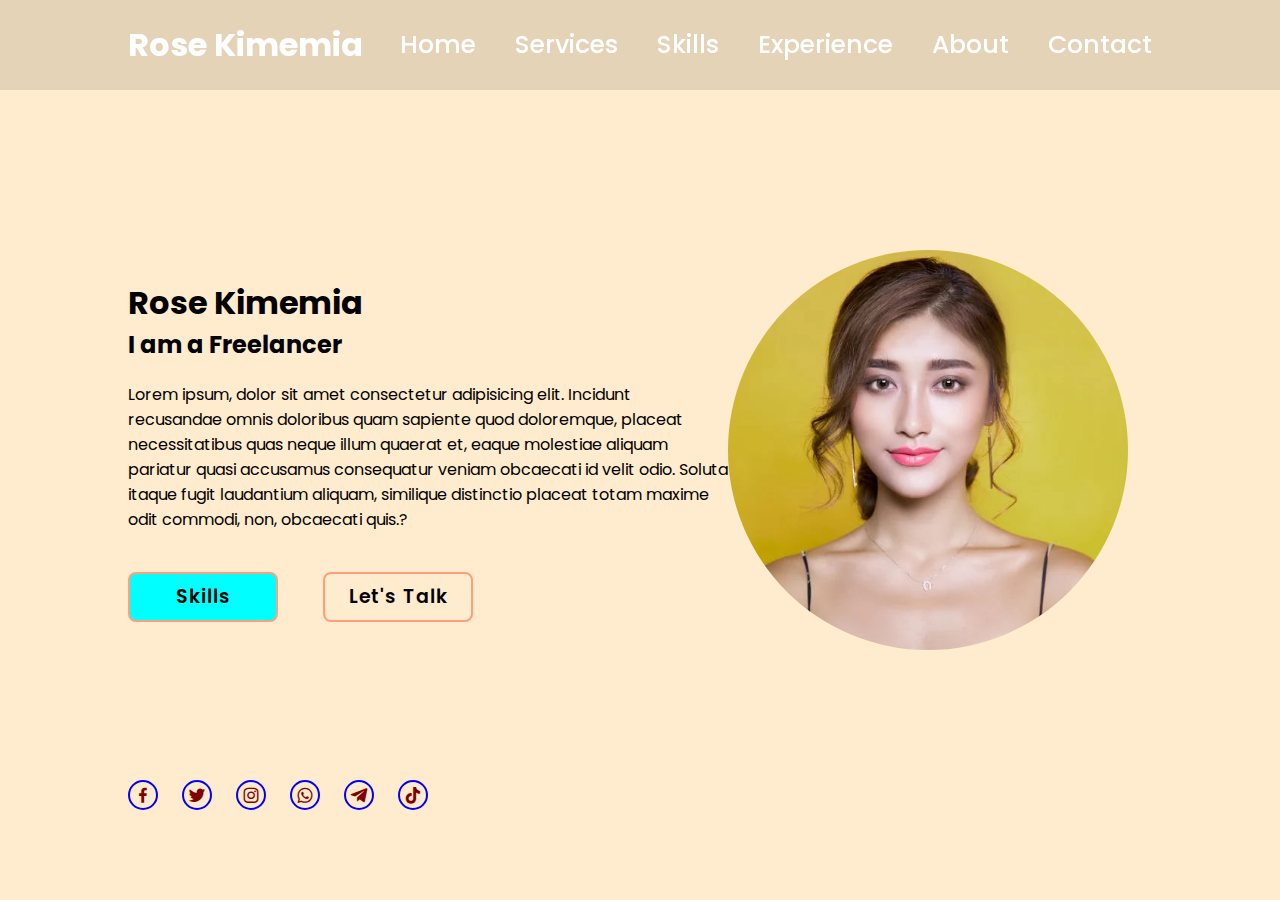
<file: index.html>
<!DOCTYPE html>
<html lang="en">
<head>
    <meta charset="UTF-8">
    <meta name="viewport" content="width=device-width, initial-scale=1.0">
    <title>Rose Portfolio</title>
    <link rel="stylesheet" href="styles.css">
    <link href='https://unpkg.com/boxicons@2.1.4/css/boxicons.min.css' rel='stylesheet'>
</head>
<body>

<header class="header">
    <a href="index.html" class="logo">Rose Kimemia</a>
    
    <input type="checkbox" id="check">
    <label for="check" class="icons">
        <i class="bx bx-menu" id="menu-icon"></i>
        <i class='bx bx-x' id="close-icon"></i>
    </label>

    <nav class="navbar">
        <a href="index.html"      style="--i:0;">Home</a>
        <a href="services.html"   style="--i:1;">Services</a>
        <a href="skills.html"     style="--i:2;">Skills</a>
        <a href="Experience.html" style="--i:3;">Experience</a>
        <a href="about.html"      style="--i:4;">About</a>
        <a href="contact.html"    style="--i:5;">Contact</a>
    </nav>
</header>

<section class="home">
    <div class="home-content">
        <h1>Rose Kimemia</h1>
        <h2>I am a Freelancer</h2>
        <p>
            Lorem ipsum, dolor sit amet consectetur adipisicing elit. Incidunt recusandae omnis doloribus quam 
            sapiente quod doloremque, placeat necessitatibus quas neque illum quaerat et, eaque molestiae aliquam 
            pariatur quasi accusamus consequatur veniam obcaecati id velit odio. Soluta itaque
            fugit laudantium aliquam, similique distinctio placeat totam maxime odit commodi, non, obcaecati quis.?
        </p>

        <div class="btn-box">
            <a href="skills.html">Skills</a>
            <a href="contact.html">Let's Talk</a>
        </div>
    </div>

    <div class="home-sci">
        <a href="https://www.facebook.com/mist" target="_blank"><i class='bx bxl-facebook'></i></a>
        <a href="https://twitter.com/mist" target="_blank"><i class='bx bxl-twitter'></i></a>
        <a href="https://www.instagram.com/mist" target="_blank"><i class='bx bxl-instagram'></i></a>
        <a href="https://wa.me/0712345678" target="_blank"><i class='bx bxl-whatsapp'></i></a>
        <a href="https://t.me/mist" target="_blank"><i class='bx bxl-telegram'></i></a>
        <a href="https://www.tiktok.com/@yourusername" target="_blank"><i class='bx bxl-tiktok'></i></a>             
    </div>

    <div class="homeimg">
        <img src="./assets/ss.jpg" alt="Rounded Image">
    </div>
    
</section>

</body>
</html>
</file>
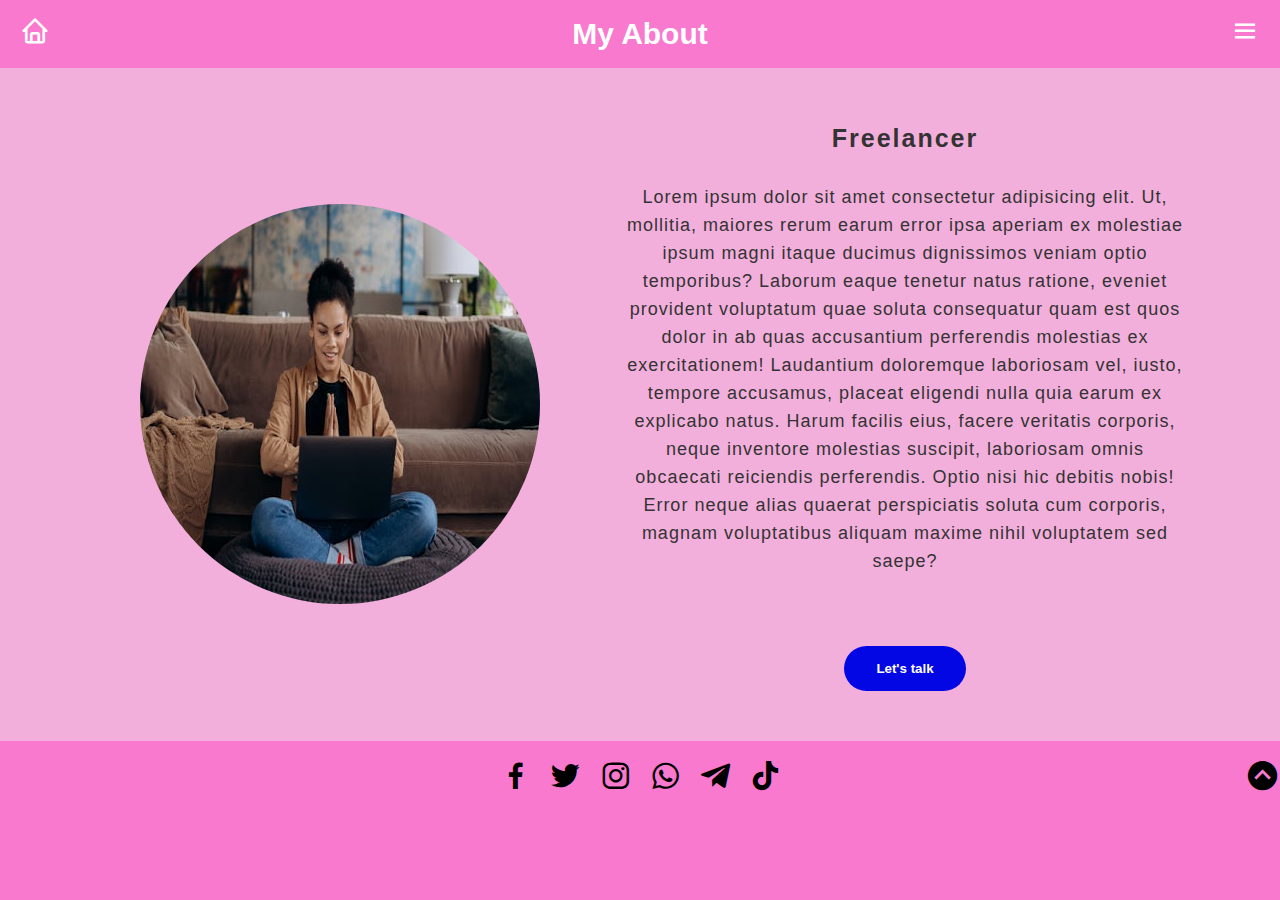
<file: about.html>
<!DOCTYPE html>
<html lang="en">
<head>
    <meta charset="UTF-8">
    <meta name="viewport" content="width=device-width, initial-scale=1.0">
    <title>About</title>
    <link rel="stylesheet" href="about.css">
    <link href='https://unpkg.com/boxicons@2.1.4/css/boxicons.min.css' rel='stylesheet'>
</head>
<body>
    <header class="header">
        <a href="/index.html" class="icon"><i class='bx bx-home'></i></a>
        <h2 class="heading">My <span>About</span></h2>
        <div class="menu-icon" onclick="toggleMenu()">
            <i class='bx bx-menu'></i>
        </div>
        <div class="dropdown" id="dropdown">
            <div class="close-icon" onclick="toggleMenu()"><i class='bx bx-x'></i></div>
            <ul class="dropdown-items">
                <li><a href="services.html">Services</a></li>
                <li><a href="skills.html">Skills</a></li>
                <li><a href="Experience.html">Experience</a></li>
                <li><a href="about.html">About</a></li>
                <li><a href="contact.html">Contact</a></li>
            </ul>
        </div>
    </header>
    

    <section class="about">
        <div class="main">
            <img src="./services/service6.jpg" alt="Rounded image">
            <div class="about-text">
            <h5>Freelancer</h5>
            <p>
                Lorem ipsum dolor sit amet consectetur adipisicing elit. Ut, mollitia, maiores rerum earum 
                error ipsa aperiam ex molestiae ipsum magni itaque ducimus dignissimos veniam optio temporibus? 
                Laborum eaque tenetur natus ratione, eveniet provident voluptatum quae soluta consequatur quam est 
                quos dolor in ab quas accusantium perferendis molestias ex exercitationem! Laudantium doloremque 
                laboriosam vel, iusto, tempore accusamus, placeat eligendi nulla quia earum ex explicabo natus. 
                Harum facilis eius, facere veritatis corporis, neque inventore molestias suscipit, laboriosam omnis 
                obcaecati reiciendis perferendis. Optio nisi hic debitis nobis! Error neque alias quaerat perspiciatis 
                soluta cum corporis, magnam voluptatibus aliquam maxime nihil voluptatem sed saepe?
            </p>
            <br>
            <button type="button" onclick="window.location.href='contact.html'">Let's talk</button>
            </div>
        </div>
    </section>

    <div class="bottom"></div>
        <div class="home-sci">
            <a href="https://www.facebook.com/mist" target="_blank"><i class='bx bxl-facebook'></i></a>
            <a href="https://twitter.com/mist" target="_blank"><i class='bx bxl-twitter'></i></a>
            <a href="https://www.instagram.com/mist" target="_blank"><i class='bx bxl-instagram'></i></a>
            <a href="https://wa.me/0712345678" target="_blank"><i class='bx bxl-whatsapp'></i></a>
            <a href="https://t.me/mist" target="_blank"><i class='bx bxl-telegram'></i></a>
            <a href="https://www.tiktok.com/@yourusername" target="_blank"><i class='bx bxl-tiktok'></i></a>                     
            <a href="#"><i class='bx bxs-chevron-up-circle'></i></a>
        </div>    
    </div>

    <script src="about.js"></script>
</body>
</html>
</file>
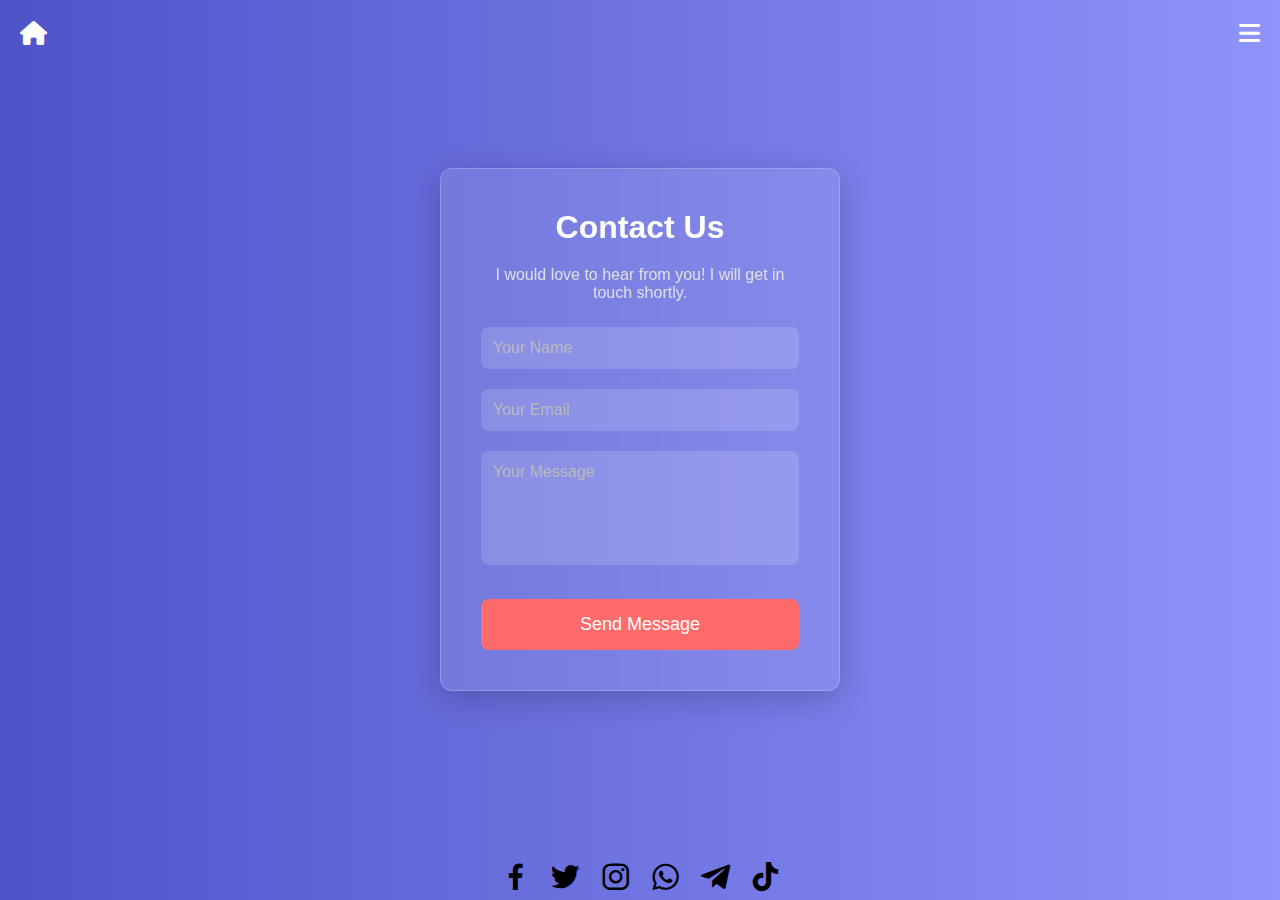
<file: contact.html>
<!DOCTYPE html>
<html lang="en">
<head>
    <meta charset="UTF-8">
    <meta name="viewport" content="width=device-width, initial-scale=1.0">
    <title>Contact Us</title>
    <link rel="stylesheet" href="contact.css">
    <script defer src="contact.js"></script>
    <link href="https://cdnjs.cloudflare.com/ajax/libs/font-awesome/6.0.0-beta3/css/all.min.css" rel="stylesheet">
    <link href='https://unpkg.com/boxicons@2.1.4/css/boxicons.min.css' rel='stylesheet'>
</head>
<body>
    <div class="nav-container">
        <a href="index.html" class="home-icon"><i class="fas fa-home"></i></a>
        <div class="menu-container">
            <button class="menu-btn"><i class="fas fa-bars"></i></button>
            <div class="dropdown-menu">
                <a href="/skills.html">Skills</a>
                <a href="/Experience.html">Experience</a>
                <a href="/services.html">Services</a>
                <a href="/about.html">About</a>
            </div>
        </div>
    </div>

    <div class="contact-section">
        <div class="form-container">
            <div id="success-message" class="success-message hidden">
                <i class="fas fa-check-circle"></i>
                <p>Message sent successfully!</p>
            </div>

            <h1>Contact Us</h1>
            <p class="description">I would love to hear from you! I will get in touch shortly.</p>

            <form id="contact-form">
                <div class="form-group">
                    <input type="text" id="name" placeholder="Your Name" required>
                </div>
                <div class="form-group">
                    <input type="email" id="email" placeholder="Your Email" required>
                </div>
                <div class="form-group">
                    <textarea id="message" placeholder="Your Message" rows="5" required></textarea>
                </div>
                <button type="submit" class="submit-btn">Send Message</button>
            </form>
        </div>
    </div>

    <div class="bottom">
        <div class="home-sci">
        <a href="https://www.facebook.com/mist" target="_blank"><i class='bx bxl-facebook'></i></a>
        <a href="https://twitter.com/mist" target="_blank"><i class='bx bxl-twitter'></i></a>
        <a href="https://www.instagram.com/mist" target="_blank"><i class='bx bxl-instagram'></i></a>
        <a href="https://wa.me/0712345678" target="_blank"><i class='bx bxl-whatsapp'></i></a>
        <a href="https://t.me/mist" target="_blank"><i class='bx bxl-telegram'></i></a>
        <a href="https://www.tiktok.com/@yourusername" target="_blank"><i class='bx bxl-tiktok'></i></a>                     
        </div>    
    </div>
</body>
</html>
</file>
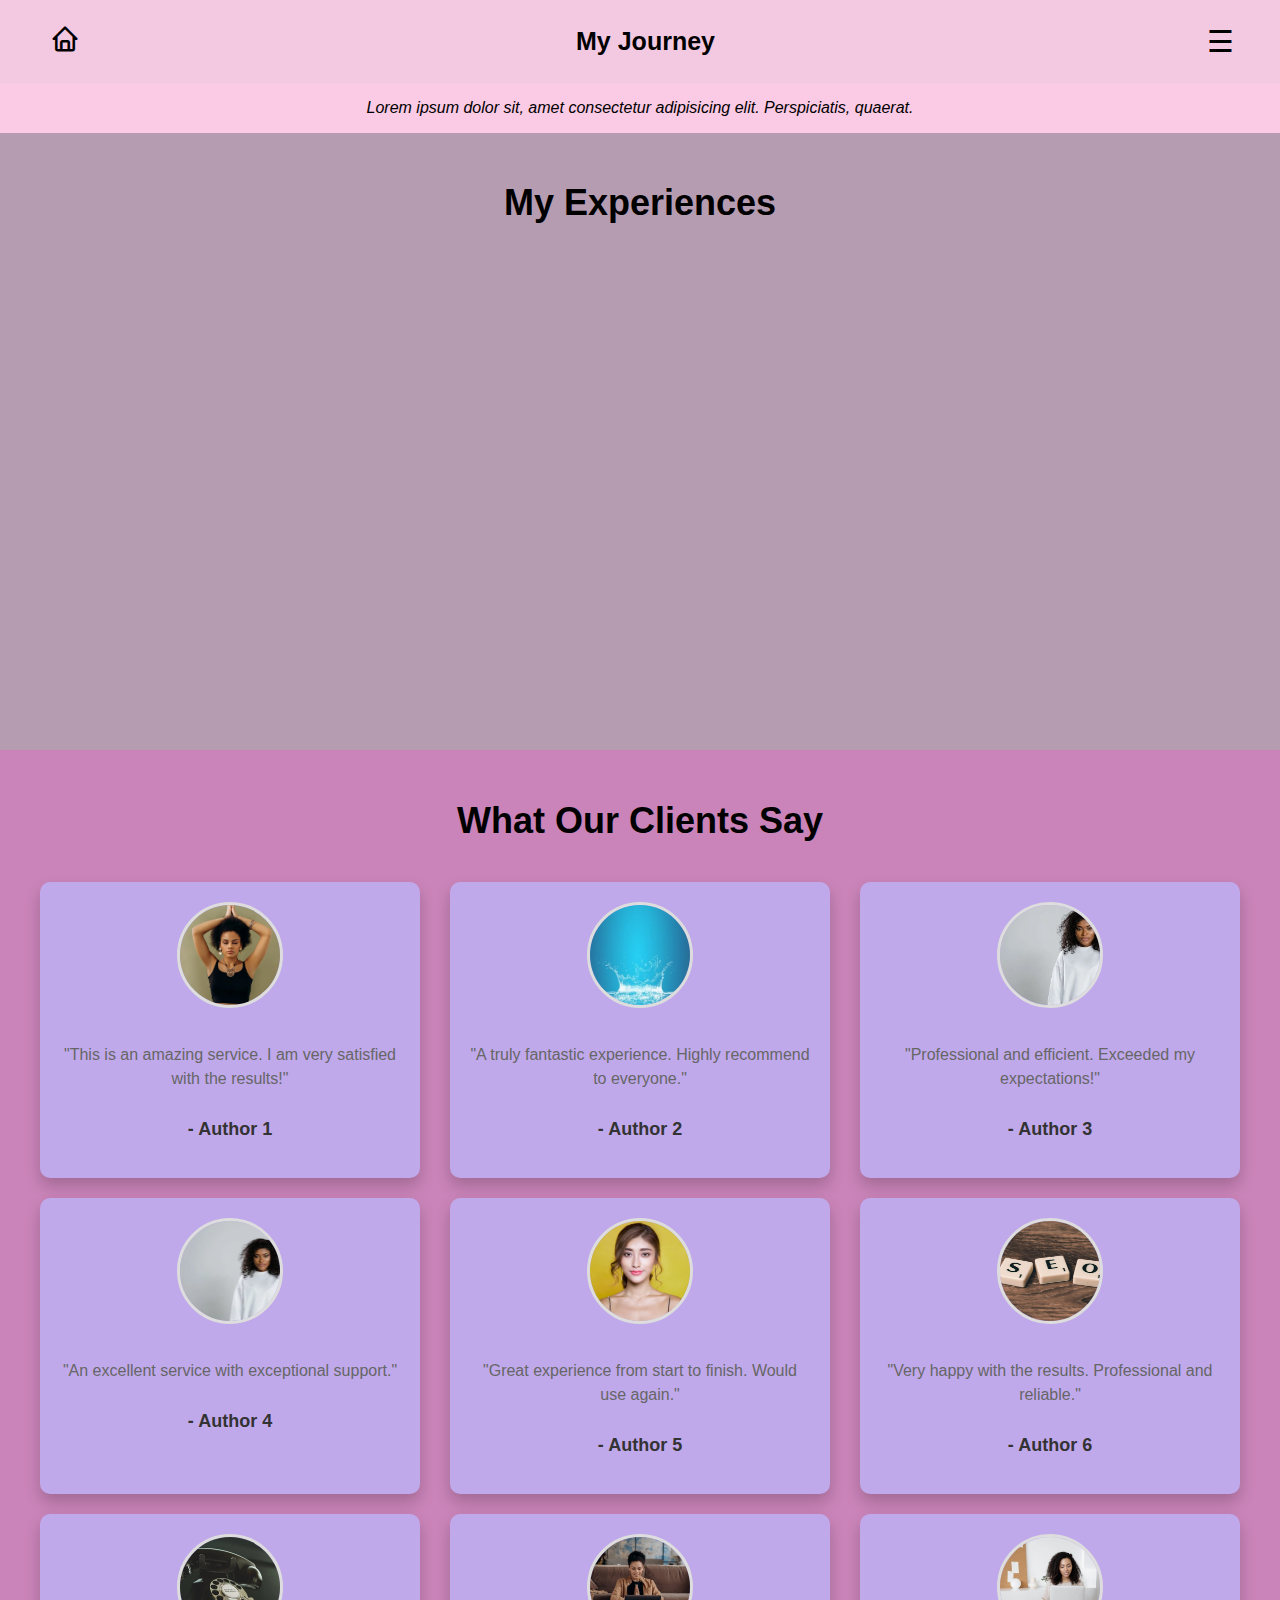
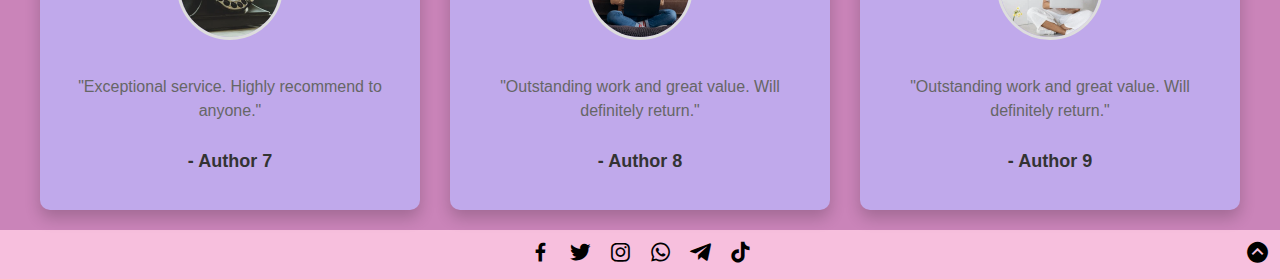
<file: Experience.html>
<!DOCTYPE html>
<html lang="en">
<head>
  <meta charset="UTF-8">
  <meta name="viewport" content="width=device-width, initial-scale=1.0">
  <title>My Portfolio - Experiences & Testimonials</title>
  <link rel="stylesheet" href="Experience.css">
  <link href="https://fonts.googleapis.com/css2?family=Poppins:wght@300;600&display=swap" rel="stylesheet">
  <link href='https://unpkg.com/boxicons@2.1.4/css/boxicons.min.css' rel='stylesheet'>
</head>
<body>

    <header>
        <div class="header-container">
            <div class="home-icon"><a href="/index.html"><i class='bx bx-home' ></i></a></div>
            <h1 class="header-heading">My Journey</h1>
            <div class="hamburger-menu">
                <button class="hamburger-button" id="menuButton">☰</button>
                <div class="dropdown-menu" id="dropdownMenu">
                    <button class="close-button" id="closeButton">×</button>
                    <a href="/services.html">Services</a>
                <a href="/skills.html">Skills</a>
                <a href="/about.html">About</a>
                <a href="/contact.html">Contact</a>
            </div>
                </div>
            </div>
        </div>
    </header>

    <p class="centered-text"><i>Lorem ipsum dolor sit, amet consectetur adipisicing elit. Perspiciatis, quaerat.</i></p>

    <section class="experience-section" id="experience-section">
        <h2 class="section-title">My Experiences</h2>
        <div class="experience-container">
            <!-- Experience Card 1 -->
            <div class="experience-card">
                <h3 class="experience-title">Experience 1</h3>
                <p class="experience-description">Description of Experience 1.</p>
            </div>
            <!-- Experience Card 2 -->
            <div class="experience-card">
                <h3 class="experience-title">Experience 2</h3>
                <p class="experience-description">Description of Experience 2.</p>
            </div>
            <!-- Repeat for 9 Experiences -->
            <div class="experience-card">
                <h3 class="experience-title">Experience 3</h3>
                <p class="experience-description">Description of Experience 3.</p>
            </div>
            <div class="experience-card">
                <h3 class="experience-title">Experience 4</h3>
                <p class="experience-description">Description of Experience 4.</p>
            </div>
            <div class="experience-card">
                <h3 class="experience-title">Experience 5</h3>
                <p class="experience-description">Description of Experience 5.</p>
            </div>
            <div class="experience-card">
                <h3 class="experience-title">Experience 6</h3>
                <p class="experience-description">Description of Experience 6.</p>
            </div>
            <div class="experience-card">
                <h3 class="experience-title">Experience 7</h3>
                <p class="experience-description">Description of Experience 7.</p>
            </div>
            <div class="experience-card">
                <h3 class="experience-title">Experience 8</h3>
                <p class="experience-description">Description of Experience 8.</p>
            </div>
            <div class="experience-card">
                <h3 class="experience-title">Experience 9</h3>
                <p class="experience-description">Description of Experience 9.</p>
            </div>
        </div>
    </section>

    <section class="testimonials-section" id="section-test">
        <h2 class="section-test">What Our Clients Say</h2>
        <div class="testimonials-container">
            <!-- Testimonial 1 -->
            <div class="testimonial-card">
                <div class="testimonial-image">
                    <img src="./assets/back.jpg" alt="Author 1">
                </div>
                <div class="testimonial-content">
                    <p class="testimonial-message">"This is an amazing service. I am very satisfied with the results!"</p>
                    <p class="testimonial-author">- Author 1</p>
                </div>
            </div>
            <!-- Testimonial 2 -->
            <div class="testimonial-card">
                <div class="testimonial-image">
                    <img src="./assets/background.jpg" alt="Author 2">
                </div>
                <div class="testimonial-content">
                    <p class="testimonial-message">"A truly fantastic experience. Highly recommend to everyone."</p>
                    <p class="testimonial-author">- Author 2</p>
                </div>
            </div>
            <!-- Repeat for 8 Testimonials -->
            <!-- Testimonial 3 -->
            <div class="testimonial-card">
                <div class="testimonial-image">
                    <img src="./assets/Rose.jpg" alt="Author 3">
                </div>
                <div class="testimonial-content">
                    <p class="testimonial-message">"Professional and efficient. Exceeded my expectations!"</p>
                    <p class="testimonial-author">- Author 3</p>
                </div>
            </div>
            <div class="testimonial-card">
                <div class="testimonial-image">
                    <img src="./assets/rr.jpg" alt="Author 4">
                </div>
                <div class="testimonial-content">
                    <p class="testimonial-message">"An excellent service with exceptional support."</p>
                    <p class="testimonial-author">- Author 4</p>
                </div>
            </div>
            <div class="testimonial-card">
                <div class="testimonial-image">
                    <img src="./assets/ss.jpg" alt="Author 5">
                </div>
                <div class="testimonial-content">
                    <p class="testimonial-message">"Great experience from start to finish. Would use again."</p>
                    <p class="testimonial-author">- Author 5</p>
                </div>
            </div>
            <div class="testimonial-card">
                <div class="testimonial-image">
                    <img src="./services/service1.jpg" alt="Author 6">
                </div>
                <div class="testimonial-content">
                    <p class="testimonial-message">"Very happy with the results. Professional and reliable."</p>
                    <p class="testimonial-author">- Author 6</p>
                </div>
            </div>
            <div class="testimonial-card">
                <div class="testimonial-image">
                    <img src="./services/service2.jpg" alt="Author 7">
                </div>
                <div class="testimonial-content">
                    <p class="testimonial-message">"Exceptional service. Highly recommend to anyone."</p>
                    <p class="testimonial-author">- Author 7</p>
                </div>
            </div>
            <div class="testimonial-card">
                <div class="testimonial-image">
                    <img src="./services/service6.jpg" alt="Author 8">
                </div>
                <div class="testimonial-content">
                    <p class="testimonial-message">"Outstanding work and great value. Will definitely return."</p>
                    <p class="testimonial-author">- Author 8</p>
                </div>
            </div>
            <div class="testimonial-card">
                <div class="testimonial-image">
                    <img src="./services/service5.jpg" alt="Author 9">
                </div>
                <div class="testimonial-content">
                    <p class="testimonial-message">"Outstanding work and great value. Will definitely return."</p>
                    <p class="testimonial-author">- Author 9</p>
                </div>
            </div>
        </div>
    </section>

    <div class="bottom">
        <div class="home-sci">
            <a href="https://www.facebook.com/mist" target="_blank"><i class='bx bxl-facebook'></i></a>
            <a href="https://twitter.com/mist" target="_blank"><i class='bx bxl-twitter'></i></a>
            <a href="https://www.instagram.com/mist" target="_blank"><i class='bx bxl-instagram'></i></a>
            <a href="https://wa.me/0712345678" target="_blank"><i class='bx bxl-whatsapp'></i></a>
            <a href="https://t.me/mist" target="_blank"><i class='bx bxl-telegram'></i></a>
            <a href="https://www.tiktok.com/@yourusername" target="_blank"><i class='bx bxl-tiktok'></i></a>                     
            <a href="#"><i class='bx bxs-chevron-up-circle'></i></a>
        </div>    
    </div>

  <script src="Experience.js" defer></script>
</body>
</html>
</file>
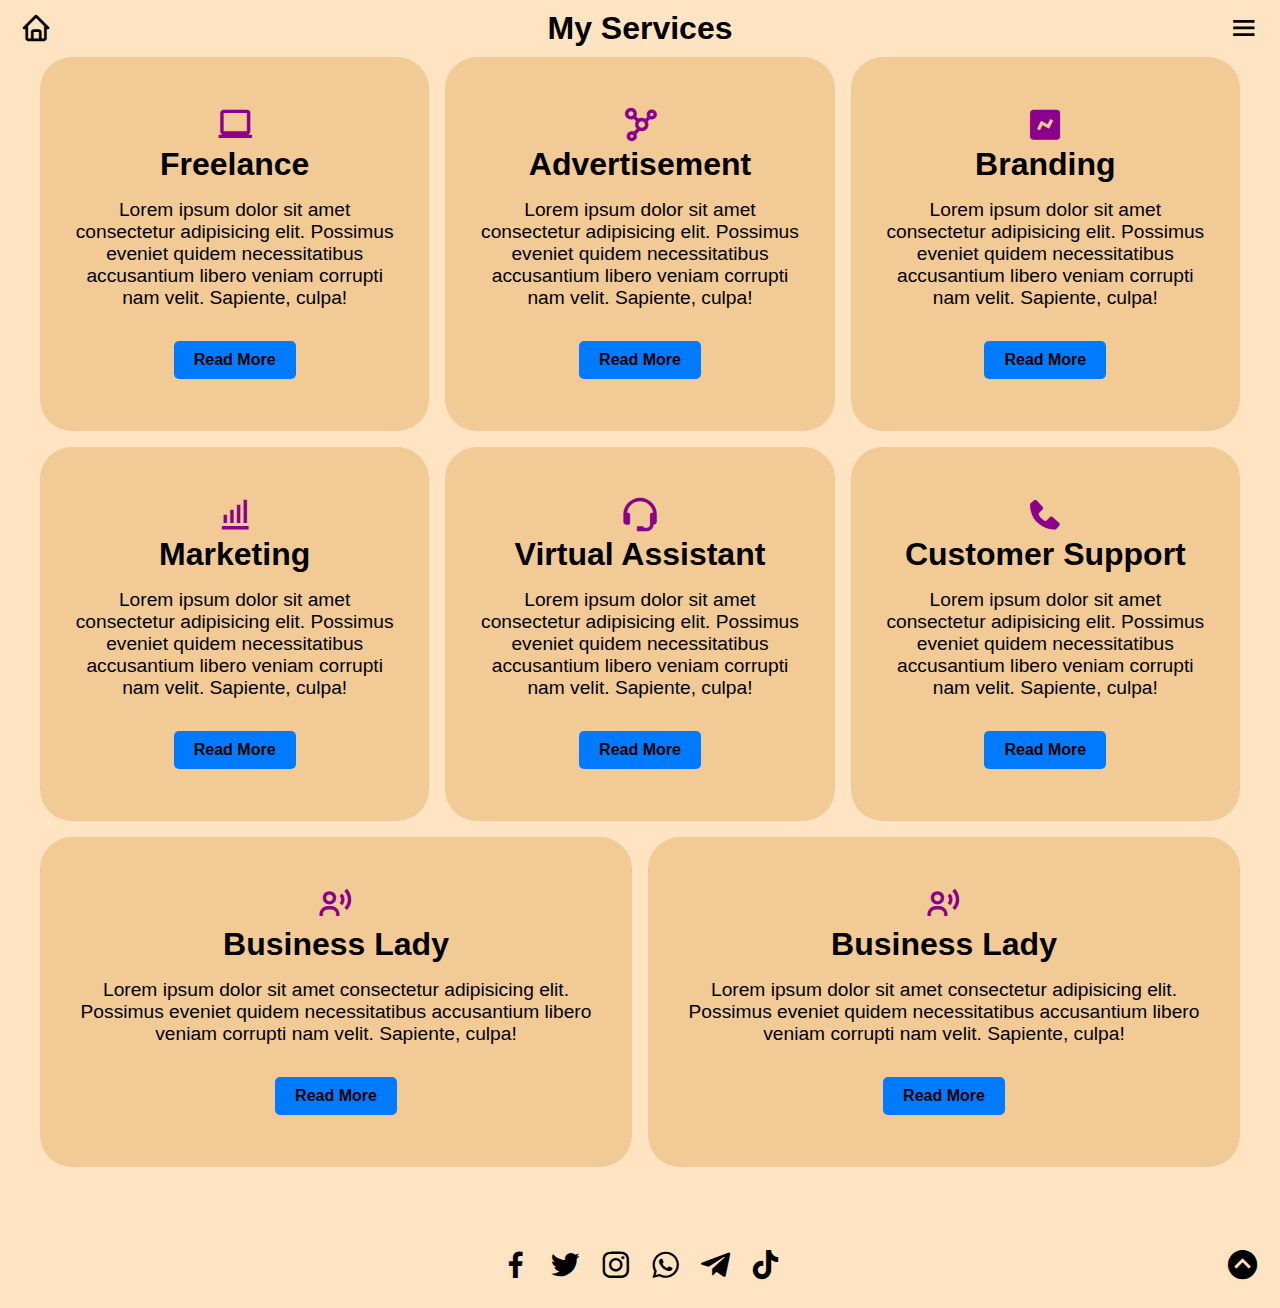
<file: services.html>
<!DOCTYPE html>
<html lang="en">
<head>
    <meta charset="UTF-8">
    <meta name="viewport" content="width=device-width, initial-scale=1.0">
    <title>Services</title>
    <link rel="stylesheet" href="services.css">
    <link href='https://unpkg.com/boxicons@2.1.4/css/boxicons.min.css' rel='stylesheet'>
</head>
<header class="header">
    <a href="/index.html"><i class='bx bx-home'></i></a>
    <h2 class="heading">My <span>Services</span></h2>
    <div class="menu-container">
        <i class='bx bx-menu' id="menu-icon"></i>
        <div class="dropdown" id="dropdown-menu">
            <i class='bx bx-x' id="close-icon"></i>
            <a href="skills.html">Skills</a>
            <a href="experience.html">Experience</a>
            <a href="about.html">About</a>
            <a href="contact.html">Contact</a>
        </div>
    </div>
</header>

    <section class="services" id="services">
        <div class="services-container">
            <div class="services-container">
                <div class="service-box">
                    <i class='bx bx-laptop'></i>
                    <h3>Freelance</h3>
                    <p>Lorem ipsum dolor sit amet consectetur adipisicing elit. 
                        Possimus eveniet quidem necessitatibus accusantium libero veniam corrupti nam velit. Sapiente, culpa!
                    </p>
                    <a href="#" class="btn" id="openModal">Read More</a>
                    <!-- Modal -->
                    <div id="modal" class="modal">
                        <div class="modal-content">
                            <span class="close" id="closeModal">&times;</span>
                            <h2>Freelance</h2>
                            <p>Lorem ipsum dolor sit amet consectetur adipisicing elit. Accusamus, architecto? Deleniti nisi voluptate illo officiis, 
                                deserunt magnam omnis eveniet numquam rem, enim neque animi aliquam, est at esse totam? Repellat, qui. Nam tempore 
                                suscipit eligendi atque aut perferendis ex. Eveniet nam porro quisquam excepturi dolor iure nihil eos esse ut.
                            </p>
                        </div>
                    </div>
                </div>
            
            <!-- Service Box: Advertisement -->
    <div class="service-box">
        <i class='bx bx-network-chart'></i>
        <h3>Advertisement</h3>
        <p>Lorem ipsum dolor sit amet consectetur adipisicing elit. Possimus eveniet quidem necessitatibus accusantium libero veniam corrupti nam velit. Sapiente, culpa!</p>
        <a href="#" class="btn" id="openModalAd">Read More</a>
        <!-- Modal for Advertisement -->
        <div id="modalAd" class="modal">
            <div class="modal-content">
                <span class="close" id="closeModalAd">&times;</span>
                <h2>Advertisement</h2>
                <p>Lorem, ipsum dolor sit amet consectetur adipisicing elit. Illum consectetur quam at autem itaque earum provident ea quidem perferendis molestiae, 
                    tempora in, corporis asperiores natus facere blanditiis voluptates voluptatum optio nemo maiores aliquam, 
                    omnis dolore facilis? Rem neque commodi, amet corrupti nulla, temporibus reprehenderit repudiandae et ea magni optio ipsa.</p>
            </div>
        </div>
    </div>

    <!-- Service Box: Branding -->
    <div class="service-box">
        <i class='bx bxs-chart'></i>
        <h3>Branding</h3>
        <p>Lorem ipsum dolor sit amet consectetur adipisicing elit. Possimus eveniet quidem necessitatibus accusantium libero veniam corrupti nam velit. Sapiente, culpa!</p>
        <a href="#" class="btn" id="openModalBranding">Read More</a>
        <!-- Modal for Branding -->
        <div id="modalBranding" class="modal">
            <div class="modal-content">
                <span class="close" id="closeModalBranding">&times;</span>
                <h2>Branding</h2>
                <p>Here you can add more detailed information about Branding services.</p>
            </div>
        </div>
    </div>

    <!-- Service Box: Marketing -->
    <div class="service-box">
        <i class='bx bx-bar-chart-alt'></i>
        <h3>Marketing</h3>
        <p>Lorem ipsum dolor sit amet consectetur adipisicing elit. Possimus eveniet quidem necessitatibus accusantium libero veniam corrupti nam velit. Sapiente, culpa!</p>
        <a href="#" class="btn" id="openModalMarketing">Read More</a>
        <!-- Modal for Marketing -->
        <div id="modalMarketing" class="modal">
            <div class="modal-content">
                <span class="close" id="closeModalMarketing">&times;</span>
                <h2>Marketing</h2>
                <p>Here you can add more detailed information about Marketing services.</p>
            </div>
        </div>
    </div>

    <!-- Service Box: Virtual Assistant -->
    <div class="service-box">
        <i class='bx bx-support'></i>
        <h3>Virtual Assistant</h3>
        <p>Lorem ipsum dolor sit amet consectetur adipisicing elit. Possimus eveniet quidem necessitatibus accusantium libero veniam corrupti nam velit. Sapiente, culpa!</p>
        <a href="#" class="btn" id="openModalAssistant">Read More</a>
        <!-- Modal for Virtual Assistant -->
        <div id="modalAssistant" class="modal">
            <div class="modal-content">
                <span class="close" id="closeModalAssistant">&times;</span>
                <h2>Virtual Assistant</h2>
                <p>Here you can add more detailed information about Virtual Assistant services.</p>
            </div>
        </div>
    </div>

    <!-- Service Box: Customer Support -->
    <div class="service-box">
        <i class='bx bxs-phone'></i>
        <h3>Customer Support</h3>
        <p>Lorem ipsum dolor sit amet consectetur adipisicing elit. Possimus eveniet quidem necessitatibus accusantium libero veniam corrupti nam velit. Sapiente, culpa!</p>
        <a href="#" class="btn" id="openModalSupport">Read More</a>
        <!-- Modal for Customer Support -->
        <div id="modalSupport" class="modal">
            <div class="modal-content">
                <span class="close" id="closeModalSupport">&times;</span>
                <h2>Customer Support</h2>
                <p>Here you can add more detailed information about Customer Support services.</p>
            </div>
        </div>
    </div>

    <!-- Service Box: Business Lady 1 -->
    <div class="service-box">
        <i class='bx bx-user-voice'></i>
        <h3>Business Lady</h3>
        <p>Lorem ipsum dolor sit amet consectetur adipisicing elit. Possimus eveniet quidem necessitatibus accusantium libero veniam corrupti nam velit. Sapiente, culpa!</p>
        <a href="#" class="btn" id="openModalBusiness1">Read More</a>
        <!-- Modal for Business Lady 1 -->
        <div id="modalBusiness1" class="modal">
            <div class="modal-content">
                <span class="close" id="closeModalBusiness1">&times;</span>
                <h2>Business Lady</h2>
                <p>Here you can add more detailed information about Business Lady services.</p>
            </div>
        </div>
    </div>

    <!-- Service Box: Business Lady 2 -->
    <div class="service-box">
        <i class='bx bx-user-voice'></i>
        <h3>Business Lady</h3>
        <p>Lorem ipsum dolor sit amet consectetur adipisicing elit. Possimus eveniet quidem necessitatibus accusantium libero veniam corrupti nam velit. Sapiente, culpa!</p>
        <a href="#" class="btn" id="openModalBusiness2">Read More</a>
        <!-- Modal for Business Lady 2 -->
        <div id="modalBusiness2" class="modal">
            <div class="modal-content">
                <span class="close" id="closeModalBusiness2">&times;</span>
                <h2>Business Lady</h2>
                <p>Here you can add more detailed information about Business Lady services.</p>
            </div>
        </div>
    </div>
</div>
        </div>
    </section>  
    <div class="bottom">
        <div class="home-sci">
            <a href="https://www.facebook.com/mist" target="_blank"><i class='bx bxl-facebook'></i></a>
            <a href="https://twitter.com/mist" target="_blank"><i class='bx bxl-twitter'></i></a>
            <a href="https://www.instagram.com/mist" target="_blank"><i class='bx bxl-instagram'></i></a>
            <a href="https://wa.me/0712345678" target="_blank"><i class='bx bxl-whatsapp'></i></a>
            <a href="https://t.me/mist" target="_blank"><i class='bx bxl-telegram'></i></a>
            <a href="https://www.tiktok.com/@yourusername" target="_blank"><i class='bx bxl-tiktok'></i></a>                     
            <a href="#"><i class='bx bxs-chevron-up-circle'></i></a>
        </div>    
    </div>

    <script src="./services.js"></script>
</body>
</html>
</file>
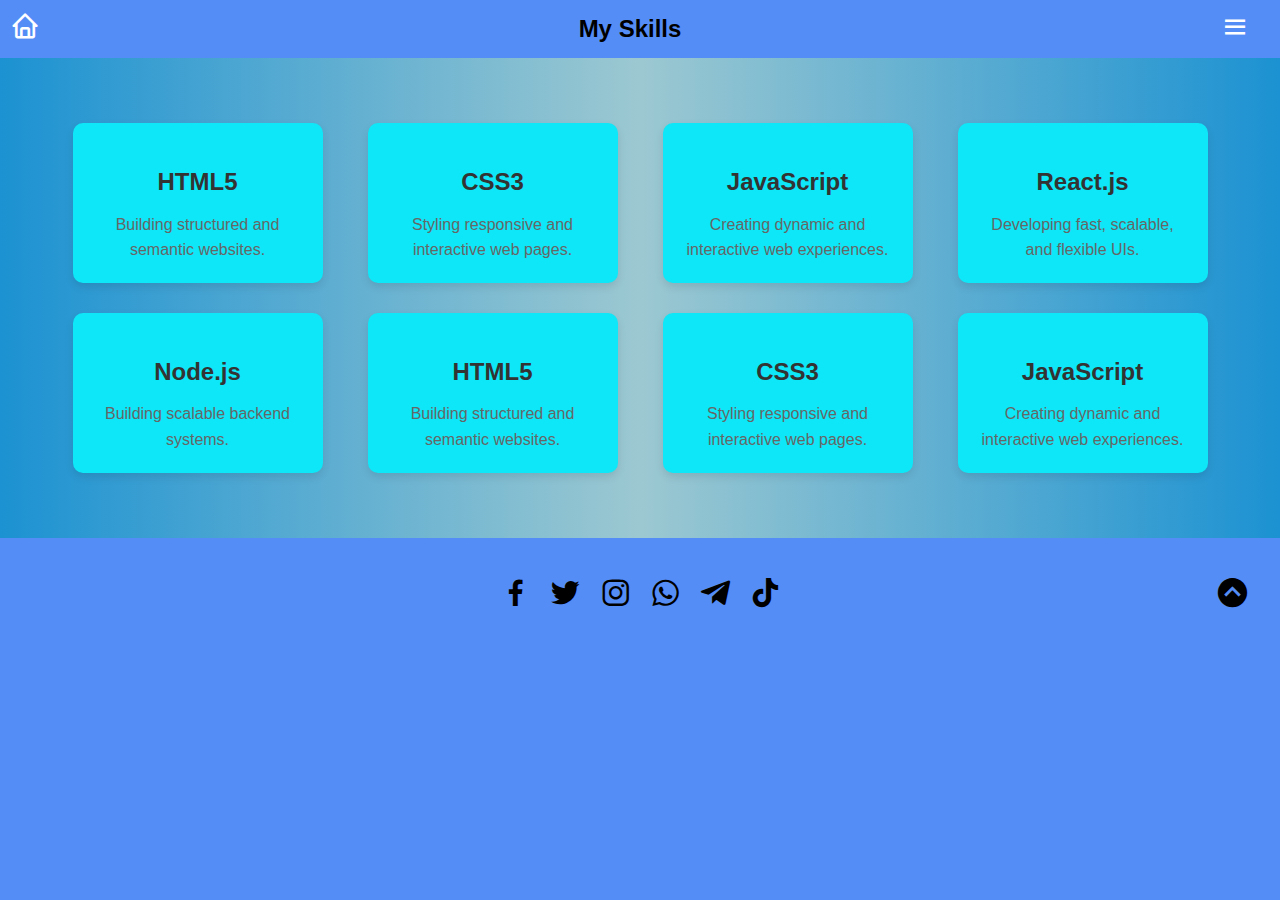
<file: skills.html>
<!DOCTYPE html>
<html lang="en">
<head>
    <meta charset="UTF-8">
    <meta name="viewport" content="width=device-width, initial-scale=1.0">
    <title>Skills</title>
    <link rel="stylesheet" href="skills.css">
    <link href='https://unpkg.com/boxicons@2.1.4/css/boxicons.min.css' rel='stylesheet'>
</head>
<body>
    <header class="header">
        <a href="/index.html"><i class='bx bx-home'></i></a>
        <div class="heading-container">
            <h2 class="heading">My <span>Skills</span></h2>
        </div>
        <button class="menu-btn" onclick="toggleMenu()">
            <i class='bx bx-menu'></i>
        </button>
        <div id="dropdown-menu" class="dropdown-menu">
            <button class="close-btn" onclick="toggleMenu()">&times;</button>
            <a href="services.html">Services</a>
            <a href="experience.html">Experience</a>
            <a href="about.html">About</a>
            <a href="contact.html">Contact</a>
        </div>
    </header>
    
    

    <div class="skills-section">
        <div class="skills-container">
            <div class="skill-card">
                <div class="skill-icon"><i class="fab fa-html5"></i></div>
                <h3>HTML5</h3>
                <p>Building structured and semantic websites.</p>
            </div>
            <div class="skill-card">
                <div class="skill-icon"><i class="fab fa-css3-alt"></i></div>
                <h3>CSS3</h3>
                <p>Styling responsive and interactive web pages.</p>
            </div>
            <div class="skill-card">
                <div class="skill-icon"><i class="fab fa-js"></i></div>
                <h3>JavaScript</h3>
                <p>Creating dynamic and interactive web experiences.</p>
            </div>
            <div class="skill-card">
                <div class="skill-icon"><i class="fab fa-react"></i></div>
                <h3>React.js</h3>
                <p>Developing fast, scalable, and flexible UIs.</p>
            </div>
            <div class="skill-card">
                <div class="skill-icon"><i class="fab fa-node"></i></div>
                <h3>Node.js</h3>
                <p>Building scalable backend systems.</p>
            </div>
            <div class="skill-card">
                <div class="skill-icon"><i class="fab fa-html5"></i></div>
                <h3>HTML5</h3>
                <p>Building structured and semantic websites.</p>
            </div>
            <div class="skill-card">
                <div class="skill-icon"><i class="fab fa-css3-alt"></i></div>
                <h3>CSS3</h3>
                <p>Styling responsive and interactive web pages.</p>
            </div>
            <div class="skill-card">
                <div class="skill-icon"><i class="fab fa-js"></i></div>
                <h3>JavaScript</h3>
                <p>Creating dynamic and interactive web experiences.</p>
            </div>
        </div>
    </div>

    <div class="bottom">
        <div class="home-sci">
            <a href="https://www.facebook.com/mist" target="_blank"><i class='bx bxl-facebook'></i></a>
            <a href="https://twitter.com/mist" target="_blank"><i class='bx bxl-twitter'></i></a>
            <a href="https://www.instagram.com/mist" target="_blank"><i class='bx bxl-instagram'></i></a>
            <a href="https://wa.me/0712345678" target="_blank"><i class='bx bxl-whatsapp'></i></a>
            <a href="https://t.me/mist" target="_blank"><i class='bx bxl-telegram'></i></a>
            <a href="https://www.tiktok.com/@yourusername" target="_blank"><i class='bx bxl-tiktok'></i></a>                     
            <a href="#"><i class='bx bxs-chevron-up-circle'></i></a>
        </div>    
    </div>

    <script src="skills.js"></script>
</body>
</html>
</file>
<file: styles.css>
@import url("https://fonts.googleapis.com/css2?family=Poppins:wght@300;400;500;600;700;800;900&display=swa");

* {
    margin: 0;
    padding: 0;
    box-sizing: border-box;
    font-family: "Poppins", sans-serif;
}

body {
    background: blanchedalmond;
}

.header {
    position: fixed;
    top: 0;
    left: 0;
    width: 100%;
    padding: 1.3rem 10%;
    display: flex;
    justify-content: space-between;
    align-items: center;
    z-index: 100;
}

.header::before {
    content: '';
    position: absolute;
    width: 100%;
    height: 100%;
    top: 0;
    left: 0;
    background: rgba(0, 0, 0, .1);
    backdrop-filter: blur(50px);
    z-index: -1;
}

.header::after {
    content: '';
    position: absolute;
    width: 100%;
    height: 100%;
    top: 0;
    left: -100%;
    background: linear-gradient(90deg, transparent, rgba(255, 255, 255, .4), transparent);
    transition: .5s;
}

.header:hover::after {
    left: 100%;
}

.logo {
    font-size: 2rem;
    color: #fff;
    text-decoration: none;
    font-weight: 700;
}


.logo:hover {
    color: #000000;
}


.navbar a {
    font-size: 25px;
    color: #fff;
    text-decoration: none;
    font-weight: 500;
    margin-left: 35px;
    transition: .3s;
}


.navbar a:hover {
    color: #000000;
}

#check {
    display: none;
}

.icons {
    position: absolute;
    right: 5%;
    font-size: 2.8rem;
    color: #fff;
    cursor: pointer;
    display: none;
}

/* Breakpoints */
@media (max-width: 992px) {
    .header {
        padding: 1.3rem 5%;
    }
}

@media (max-width: 768px) {
    .icons {
        display: inline-flex;
    }

    #check:checked~.icons #menu-icon {
        display: none;
    }

    .icons #close-icon {
        display: none;
    } 
    
    #check:checked~.icons #close-icon {
        display: block;
    }

    .navbar {
        position: absolute;
        top: 100%;
        left: 0;
        width: 100%;
        height: 0;
        background: rgba(0, 0, 0, .1);
        backdrop-filter: blur(50px);
        box-shadow: 0 .5rem 1rem rgba(0, 0, 0, .1);
        overflow: hidden;
        transition: .3s ease;
    }

    #check:checked~.navbar {
        height: 20rem;
    }        

    .navbar a {
        display: block;
        font-size: 1.1rem;
        margin: 1.5rem 0;
        text-align: center;
        transform: translateY(-50px);
        opacity: 0;
        transition: .3s ease;
    }

    #check:checked~.navbar a {
        transform: translateY(0);
        opacity: 1;
        transition-delay: calc(.15s * var(--i));
    }  
}

.home {
    height: 100vh;
    /* background: url('back.jpg') no-repeat; */
    background-size: cover;
    background-position: center;
    display: flex;
    align-items: center;
    padding: 0 10%;
}

.home-content {
    max-width: 600px;
}

.h1 {
    font-size: 70%;
}

.h2 {
    font-size: 60%;
}

.home-content p {
    font-size: 16px;
    margin: 20px 0 40px;
}
.home-content .btn-box {
    display: flex;
    justify-content: space-between;
    width: 345px;
    height: 50px;
}

.btn-box a {
    position: relative;
    display: inline-flex;
    justify-content: center;
    align-items: center;
    width: 150px;
    height: 100%;
    background: aqua;
    border: 2px solid lightsalmon;
    border-radius: 8px;
    font-size: 19px;
    color: #000000;
    text-decoration: none;
    font-weight: 600;
    letter-spacing: 1px;
    z-index: 1;
    overflow: hidden;
    transition: .5s;
}

.btn-box a:hover {
    color: brown;
}

.btn-box a:nth-child(2) {
    background: transparent;
}

.btn-box a:nth-child(2):hover {
    color: greenyellow;
}

.btn-box a:nth-child(2)::before {
    background: purple;
}

.btn-box a::before {
    content: '';
    position: absolute;
    top: 0;
    left: 0;
    width: 0;
    height: 100%;
    background: rgb(253, 229, 16);
    z-index: -1;
    transition: .5s;
}

.btn-box a:hover::before {
    width: 100%;
}

.home-sci {
    display: flex;
    justify-content: space-between;
    position: absolute;
    bottom: 10%;
    width: 300px;
}

.home-sci a {
    position: relative;
    display: inline-flex;
    justify-content: center;
    align-items: center;
    width: 30px;
    height: 30px;
    background: transparent;
    border: 2px solid blue;
    border-radius: 50px;
    font-size: 20px;
    color: maroon;
    text-decoration: none;
    z-index: 1;
    overflow: hidden;
    transition: .5s;
}

.home-sci a:hover {
    color: greenyellow;
}

.home-sci a::before {
    content: '';
    position: absolute;
    top: 0;
    left: 0;
    width: 0;
    height: 100%;
    background: purple;
    z-index: -1;
    transition: .5s;
}

.home-sci a:hover::before {
    width: 100%;
}

.homeimg {
    display: flex;
    justify-content: flex-end; /* Aligns the image to the right */
    align-items: center;
    max-height: 72vh;
    overflow: hidden;
}

.homeimg img {
    width: 400px;               /* Increase the size of the image */
    height: 400px;              /* Ensure it's square to maintain the circle */
    border-radius: 50%;         /* Makes the image round */
    object-fit: cover;          /* Ensures the image fills the round container */
}


@media (max-width: 768px) {
    .home {
        display: flex;
        flex-direction: column; /* Stack elements vertically */
        align-items: center; /* Center align the elements */
        padding: 30px 0; /* Optional: Add some padding */
    }

    .homeimg {
        margin-top: 80px; /* Space between navbar and image */
        order: 1; /* Position the image first */
        max-height: 50vh; /* Limit height to prevent cutting */
        overflow: hidden; /* Prevent overflow */
        display: flex; /* Center image container */
        justify-content: center; /* Center image horizontally */
    }

    .homeimg img {
        width: 90%; /* Full width */
        height: auto; /* Maintain aspect ratio */
        max-height: 100%; /* Ensure it fits within the parent */
        border-radius: 50%; /* Make the image round */
    }

    .home-content {
        order: 2; /* Position content below the image */
        margin-top: 30px; /* Space above content */
        text-align: center; /* Center align content text */
    }

    .btn-box {
        display: flex; /* Ensure buttons are centered */
        justify-content: center; /* Center buttons */
        width: 100%; /* Ensure full width for buttons */
    }

    .btn-box a {
        margin: 0 10px; /* Add some margin between buttons */
    }

    .home-sci {
        order: 3; /* Position social links below the content */
        margin-top: 20px; /* Space above social links */
        display: none; /* Hide social links on small screens */
    }
}
</file>
<file: Experience.css>
body {
    font-family: Arial, sans-serif;
    margin: 0;
    padding: 0;
    background-color: rgba(243, 80, 167, 0.3);
}

header {
    background-color: rgba(226, 196, 220, 0.3);
    color: #000000;
    padding: 10px;
    position: relative;
}

.header-container {
    display: flex;
    align-items: center;
    justify-content: space-between;
    max-width: 1200px;
    margin: 0 auto;
}


.home-icon {
    font-size: 30px; /* Adjust the size of the icon */
    color: #000000; /* Icon color */
    margin: 0 10px; /* Spacing around the icon */
    display: flex;
    align-items: center; /* Center the icon vertically */
    justify-content: center; /* Center the icon horizontally */
}

.home-icon a {
    color: inherit; /* Inherit color from .home-icon */
    text-decoration: none; /* Remove underline from the link */
}

.home-icon a:hover {
    color: blue;
}

.home-icon i {
    font-size: inherit; /* Ensure icon size is consistent with .home-icon */
}


.header-heading {
    flex: 1;
    text-align: center;
    font-size: 25px;
}

.header-heading:hover {
    color: blue;
}

.hamburger-menu {
    position: relative;
}

.hamburger-button {
    font-size: 30px;
    background: none;
    border: none;
    color: #000000;
    cursor: pointer;
}

.hamburger-button:hover {
    color: blue;
}

.dropdown-menu {
    display: none;
    position: absolute;
    right: 0;
    top: 100%;
    width: 250px; /* Adjust width as needed */
    background-color: #000000; /* Darker background for better visibility */
    border-radius: 8px;
    box-shadow: 0 4px 12px rgba(0, 0, 0, 0.3); /* Enhanced shadow */
    z-index: 1000;
    padding: 50px; /* Padding around the menu items */
    box-sizing: border-box;
}

.dropdown-menu a {
    display: block;
    padding: 15px; /* Increased padding for better spacing */
    color: #fff;
    text-decoration: none;
    border-bottom: 1px solid #f50977; /* Divider between menu items */
}

.dropdown-menu a:hover {
    background-color: #7971c0;
}

.hamburger-button:focus + .dropdown-menu,
.dropdown-menu:hover {
    display: block;
}

.close-button {
    font-size: 30px;
    background: none;
    border: none;
    color: #f50977;
    cursor: pointer;
    position: absolute;
    top: 15px; /* Adjusted to add more space */
    right: 15px; /* Adjusted to add more space */
}


p {
    text-align: center;
    font-size: 1rem;
}

.experience-section {
    padding: 20px;
    background-color: #b69cb1;
}

.section-title {
    text-align: center;
    font-size: 36px;
    margin-bottom: 40px;
    color: #000000;
}

.experience-container {
    display: flex;
    flex-wrap: wrap;
    justify-content: space-between;
    gap: 20px;
    max-width: 1200px;
    margin: 0 auto;
}

.experience-card {
    background-color: #e2bedd;
    box-shadow: 0 8px 16px rgba(43, 248, 2, 0.2);
    border-radius: 10px;
    width: calc(33.333% - 20px); /* 3 cards per row */
    padding: 20px;
    box-sizing: border-box;
    transition: transform 0.3s ease, box-shadow 0.3s ease;
    position: relative;
    opacity: 0;
    transform: translateY(30px);
    animation: fadeIn 0.6s ease forwards;
}

.experience-card:nth-child(2n) {
    animation-delay: 0.2s;
}

.experience-card:nth-child(3n) {
    animation-delay: 0.4s;
}

.experience-title {
    font-size: 24px;
    color: #000000;
    margin-bottom: 10px;
    justify-content: center;
    padding-left: 20px;
}

.experience-description {
    font-size: 16px;
    color: #000000;
}

.experience-card:hover {
    transform: translateY(-10px);
    box-shadow: 0 12px 24px rgba(20, 3, 175, 0.863);
}

@keyframes fadeIn {
    0% {
        opacity: 0;
        transform: translateY(30px);
    }
    100% {
        opacity: 1;
        transform: translateY(0);
    }
}

@media (max-width: 900px) {
    .experience-card {
        width: calc(50% - 20px); /* 2 cards per row */
    }
}

@media (max-width: 600px) {
    .experience-card {
        width: 100%; /* 1 card per row */
    }
}

.testimonials-section {
    padding: 20px;
    background-color: #ca84b9;
    text-align: center;
}

.section-test {
    font-size: 36px;
    margin-bottom: 40px;
    color: #000000;
}

.testimonials-container {
    display: flex;
    flex-wrap: wrap;
    justify-content: space-between;
    gap: 20px;
    max-width: 1200px;
    margin: 0 auto;
}

.testimonial-card {
    background-color: #c0a9eb;
    box-shadow: 0 8px 16px rgba(0, 0, 0, 0.2);
    border-radius: 10px;
    width: calc(33.333% - 20px); /* 3 cards per row */
    padding: 20px;
    box-sizing: border-box;
    transition: transform 0.3s ease, box-shadow 0.3s ease;
    display: flex;
    flex-direction: column;
    align-items: center;
    text-align: center;
}

.testimonial-card:hover {
    transform: translateY(-10px);
    box-shadow: 0 12px 24px rgba(0, 0, 0, 0.3);
}

.testimonial-image {
    margin-bottom: 15px;
}

.testimonial-image img {
    border-radius: 50%;
    width: 100px; /* Adjust size as needed */
    height: 100px; /* Adjust size as needed */
    object-fit: cover;
    border: 3px solid #ddd; /* Optional: border around image */
}

.testimonial-content {
    display: flex;
    flex-direction: column;
    align-items: center;
}

.testimonial-message {
    font-size: 16px;
    color: #666;
    margin-bottom: 10px;
    line-height: 1.5;
}

.testimonial-author {
    font-size: 18px;
    color: #333;
    font-weight: bold;
}

@media (max-width: 900px) {
    .testimonial-card {
        width: calc(50% - 20px); /* 2 cards per row */
    }
}

@media (max-width: 600px) {
    .testimonial-card {
        width: 100%; /* 1 card per row */
    }
}

.bottom {
    display: flex;
    justify-content: space-between;
    align-items: center;
    padding: 10px;
    background-color: rgba(240, 167, 206, 0.3);
}

.home-sci {
    display: flex;
    justify-content: center;
    flex-grow: 1;
    gap: 15px; /* Space between icons */
    position: relative;
}

.home-sci a {
    text-decoration: none;
    color: #000; /* Default icon color */
    font-size: 25px; /* Adjust icon size */
    transition: color 0.3s ease; /* Smooth transition on hover */
}

.home-sci a:hover {
    color: #007bff; /* Change color on hover */
}

/* Separate styling for the chevron-up icon */
.home-sci a:last-child {
    position: absolute;
    right: 0; /* Align to the far right */
    font-size: 25px; /* Optionally make it bigger */
}
</file>
<file: services.css>
* {
    margin: 0;
    padding: 0;
    box-sizing: border-box;
  }
  
  body {
    font-family: 'Arial', sans-serif;
    padding: 0;
    background-color: bisque;
  }

  .header {
    display: flex;
    justify-content: space-between;
    align-items: center;
    background-color: bisque; /* Background color for the header */
    padding: 10px 20px;
    color: #000000;
    position: relative; /* Enable positioning for dropdown */
}
.header i {
  color: #000000;
  font-size: 2rem;
}

.heading {
    margin: 0;
    font-size: 2rem;
}

.menu-container {
    position: relative;
}

.dropdown {
    display: none; /* Hide dropdown by default */
    position: absolute;
    top: 100%; /* Position below the header */
    right: 0;
    background-color: #000000; /* Background for the dropdown */
    border: 1px solid cyan; /* Border for the dropdown */
    border-radius: 5px; /* Rounded corners */
    padding: 10px;
    box-shadow: 0 4px 8px rgba(0, 0, 0, 0.2);
    z-index: 1000; /* Ensure dropdown is on top */
}

.dropdown a {
    display: block;
    color: white;
    text-decoration: none;
    padding: 8px 15px; /* Increased padding for better click area */
    transition: background-color 0.3s; /* Smooth hover effect */
}

.dropdown a:hover {
    background-color: #15c6dd; /* Highlight on hover */
}

#close-icon {
    cursor: pointer;
    margin-bottom: 10px; /* Space between close icon and dropdown items */
    color: cyan; /* Close icon color */
}

#menu-icon {
    cursor: pointer;
    color: #000000; /* Menu icon color */
    font-size: 2rem;
}


  .services-container {
    display: flex;
    justify-items: center;
    align-items: center;
    flex-wrap: wrap;
    gap: 1rem;
    margin-bottom: 30px;
    margin-left: 20px;
    margin-right: 20px;
  }

  .services-container .service-box {
    position: relative; /* Make the service-box the parent of the modal */
    flex: 1 1 20rem;
    background: rgb(241, 202, 150);
    padding: 3rem 2rem 3rem;
    border-radius: 2rem;
    text-align: center;
    border: .1.5rem solid aqua;
    transition: .5s ease;
}


  .services-container .service-box:hover {
    border-color: deeppink;
    background-color:ivory;
    transform: scale(1.02);
  }

  .service-box i {
    font-size: 2.5rem;
    color: darkmagenta;
  }

  .service-box i:hover {
    color: rgb(102, 47, 255);
  }

  .service-box h3 {
    font-size: 2rem;
  }

  .service-box p {
    font-size: 1.2rem;
    margin: 1rem 0 2rem;
  }

  .btn {
    position: relative;
    display: inline-block;
    text-decoration: none;
    color: #000000; /* Button text color */
    background-color: #007bff; /* Initial button background color */
    padding: 10px 20px; /* Padding around the text */
    border-radius: 5px; /* Rounded corners */
    font-size: 1rem; /* Font size */
    font-weight: bold; /* Font weight */
    text-align: center; /* Center text */
    overflow: hidden; /* Hide overflow */
    transition: color 0.3s ease; /* Smooth transition for text color */
    z-index: 1; /* Ensure button text is above the pseudo-element */
  }
  
  .btn::after {
    content: '';
    position: absolute;
    top: 0;
    left: 0;
    width: 100%;
    height: 100%;
    background-color: #09c6f5; /* Color to reveal on hover */
    transform: scaleX(0); /* Initially hidden */
    transform-origin: center;
    transition: transform 0.3s ease; /* Smooth transition */
    z-index: -1; /* Place behind text */
  }
  
  .btn:hover::after {
    transform: scaleX(1); /* Expand on hover */
  }
  
  .btn:hover {
    color: #000000; /* Ensure text color stays readable */
  }



/* Modal container - hidden by default */
.modal {
  display: none; /* Hidden by default */
  position: absolute; /* Position relative to service-box */
  top: 50%; /* Center it within the box */
  left: 50%;
  transform: translate(-50%, -50%);
  z-index: 10; /* Ensure it's on top of the content within the service box */
  width: 100%;
  height: auto;
  background-color: #000000; /* Slightly transparent white background */
  border-radius: 10px;
  box-shadow: 0 2px 10px rgba(0, 0, 0, 0.3);
  padding: 20px;
  overflow: hidden; /* Prevent overflow */
}

/* Modal content */
.modal-content {
  color: #fff;
  text-align: center;
  position: relative;
}

.modal-content h2 {
  color: chartreuse;
}

/* Close button */
.close {
  position: absolute; /* Position relative to modal content */
  top: 10px;
  right: 20px;
  color: cyan;
  font-size: 28px;
  font-weight: bold;
  cursor: pointer;
}

.close:hover,
.close:focus {
  color: black;
  text-decoration: none;
  cursor: pointer;
}


  .bottom {
    display: flex;
    justify-content: space-between;
    align-items: center;
    padding: 20px;
}

.home-sci {
    display: flex;
    justify-content: center;
    flex-grow: 1;
    gap: 15px; /* Space between icons */
    position: relative;
}

.home-sci a {
    text-decoration: none;
    color: #000; /* Default icon color */
    font-size: 35px; /* Adjust icon size */
    transition: color 0.3s ease; /* Smooth transition on hover */
}

.home-sci a:hover {
    color: #007bff; /* Change color on hover */
}

/* Separate styling for the chevron-up icon */
.home-sci a:last-child {
    position: absolute;
    right: 0; /* Align to the far right */
    font-size: 35px; /* Optionally make it bigger */
}
</file>
<file: about.css>
/* Basic Reset */
* {
    margin: 0;
    padding: 0;
    box-sizing: border-box;
}

/* Global Styles */
body {
    font-family: Arial, sans-serif;
    line-height: 1.6;
    background-color: rgb(248, 121, 206);
    color: #333;
    display: flex;
    flex-direction: column;
    min-height: 100vh;
    overflow-x: hidden; /* Prevent horizontal scrolling */
}

/* Header */
.header {
    display: flex;
    justify-content: space-between;
    align-items: center;
    padding: 10px 20px;
    background-color: rgb(248, 121, 206);
    color: white;
    position: relative;
}

.icon {
    font-size: 30px;
    color: white;
    text-decoration: none;
}

.icon:hover {
    color: #000000;
}

.heading {
    flex-grow: 1;
    text-align: center;
    margin: 0;
    font-size: 30px;
}

.menu-icon {
    font-size: 30px;
    cursor: pointer;
}
.menu-icon:hover {
    color: #000000;
}

.dropdown {
    display: none; /* Ensure the dropdown is hidden by default */
    position: absolute;
    top: 60px;
    right: 10px;
    background-color: rgb(18, 171, 241);
    border-radius: 5px;
    box-shadow: 0 2px 10px rgba(0, 0, 0, 0.1);
    z-index: 10;
}

.dropdown-items {
    list-style: none;
    padding: 10px;
    margin: 0;
    font-size: 15px;
}

.dropdown-items li {
    margin: 5px 0;
    border-bottom: 1px solid #e906a5;
}

.dropdown-items li:last-child {
    border-bottom: none; /* Remove border from last item */
}

.dropdown-items a {
    text-decoration: none;
    color: #000000;
    display: block; /* Makes the whole area clickable */
    padding: 10px 15px; /* Add padding for better spacing */
}

.dropdown-items a:hover {
    background-color: #f0f0f0; /* Background color on hover */
}

.close-icon {
    font-size: 20px;
    cursor: pointer;
    margin-bottom: 10px;
    color: #e906a5;
}


/* About Section */
.about {
    width: 100%;
    padding: 50px 0;
    background-color: rgb(243, 175, 220);
    display: flex;
    align-items: center;
    justify-content: space-around;
    flex-wrap: wrap;
}

/* Resize image for large screens */
.about img {
    width: 400px;
    max-width: 600px; /* Increased size for laptops and desktops */
    height: 400px;
    border-radius: 50%;
    margin: 0 auto; /* Center the image */
}

/* About text */
.about-text {
    width: 100%;
    max-width: 600px; /* Adjust width to match the image */
    padding: 0 20px;
    text-align: center; /* Center text for better small screen view */
}

.about-text h5 {
    font-size: 25px;
    text-transform: capitalize;
    margin-bottom: 25px;
    letter-spacing: 2px;
}

.about-text p {
    letter-spacing: 1px;
    line-height: 28px;
    font-size: 18px;
    margin-bottom: 45px;
}

/* Main Container */
.main {
    width: 1130px;
    max-width: 95%;
    margin: 0 auto;
    display: flex;
    align-items: center;
    justify-content: space-around;
    flex-wrap: wrap;
}

/* Buttons */
button {
    background: #0307e4;
    color: white;
    text-decoration: none;
    border: 2px solid transparent;
    font-weight: bold;
    padding: 13px 30px;
    border-radius: 30px;
    transition: .4s;
}

button:hover {
    background: transparent;
    border: 2px solid #0307e4;
    cursor: pointer;
}

/* Footer and Social Icons */
.bottom {
    display: flex;
    justify-content: space-between;
    align-items: center;
    padding: 5px;
}

.home-sci {
    display: flex;
    justify-content: center;
    flex-grow: 1;
    gap: 15px;
    position: relative;
}

.home-sci a {
    text-decoration: none;
    color: #000;
    font-size: 35px;
    transition: color 0.3s ease;
}

.home-sci a:hover {
    color: #007bff;
}

/* Separate styling for the chevron-up icon */
.home-sci a:last-child {
    position: absolute;
    right: 0;
    font-size: 35px;
}

/* Responsive Styles */
/* Responsive Styles for Tablets and Smaller Screens */
@media (max-width: 1024px) {
    .about img {
        max-width: 400px; /* Adjust image size for medium screens */
    }

    .about-text {
        width: 100%;
        padding: 0 20px;
    }
}

/* Responsive Styles for Small Screens (e.g., mobile) */
@media (max-width: 768px) {
    .about {
        flex-direction: column; /* Stack image and text vertically */
    }

    .about img {
        width: 80%; /* Reduce image size on smaller screens */
        max-width: 300px;
        height: 300px;
        margin-bottom: 20px;
    }

    .about-text {
        width: 100%;
        padding: 0 20px;
    }
}

@media (max-width: 480px) {
    /* For very small screens like mobile phones */
    .about img {
        width: 70%; /* Further reduce image size */
        max-width: 250px;
    }

    .about-text {
        padding: 0 10px; /* Reduce padding for very small screens */
    }

    .header h2 {
        font-size: 1.5rem; /* Adjust header font size for small screens */
    }

    button {
        padding: 10px 20px; /* Adjust button padding */
    }
}
</file>
<file: contact.css>
/* Reset and Styling Basics */
* {
    margin: 0;
    padding: 0;
    box-sizing: border-box;
    font-family: 'Poppins', sans-serif;
}

body {
    background: linear-gradient(to right, #4e54c8, #8f94fb);
    display: flex;
    flex-direction: column;
    align-items: center;
    height: 100vh;
    color: #fff;
    position: relative;
}

.nav-container {
    position: absolute;
    top: 20px;
    width: 100%;
    display: flex;
    justify-content: space-between;
    padding: 0 20px;
}

.home-icon {
    color: #fff;
    font-size: 24px;
    text-decoration: none;
    transition: color 0.3s;
}

.home-icon:hover {
    color: #ff6b6b;
}

.menu-container {
    position: relative;
}

.menu-btn {
    background: none;
    border: none;
    color: #fff;
    font-size: 24px;
    cursor: pointer;
    transition: color 0.3s;
}

.menu-btn:hover {
    color: #ff6b6b;
}

/* Menu Dropdown Hidden by Default */
.dropdown-menu {
    display: none;
    position: absolute;
    top: 40px;
    right: 0;
    background: #000000;
    border-radius: 8px;
    box-shadow: 0 4px 20px rgba(0, 0, 0, 0.3);
    width: 200px;
    text-align: left;
    padding: 10px;
    z-index: 10;
}

/* Show Dropdown Menu when the 'show' class is active */
.dropdown-menu.show {
    display: block;
}

.dropdown-menu a {
    color: #fff;
    text-decoration: none;
    display: block;
    padding: 10px;
    border-radius: 4px;
    transition: background-color 0.3s;
}

.dropdown-menu a:hover {
    background-color: #ff6b6b;
}

/* Contact Form Section */
.contact-section {
    display: flex;
    justify-content: center;
    align-items: center;
    height: 100%;
}

.form-container {
    background: rgba(255, 255, 255, 0.1);
    padding: 40px;
    border-radius: 12px;
    box-shadow: 0 8px 32px rgba(0, 0, 0, 0.2);
    backdrop-filter: blur(10px);
    -webkit-backdrop-filter: blur(10px);
    border: 1px solid rgba(255, 255, 255, 0.2);
    width: 400px;
    position: relative;
    text-align: center;
}

h1 {
    margin-bottom: 20px;
    font-size: 32px;
}

.description {
    font-size: 16px;
    margin-bottom: 25px;
    color: #e0e0e0;
}

.form-group {
    margin-bottom: 20px;
}

input, textarea {
    width: 100%;
    padding: 12px;
    border: none;
    border-radius: 8px;
    background: rgba(255, 255, 255, 0.15);
    color: #fff;
    font-size: 16px;
    outline: none;
    transition: background-color 0.3s;
}

input::placeholder, textarea::placeholder {
    color: #bbb;
}

input:focus, textarea:focus {
    background: rgba(255, 255, 255, 0.25);
}

textarea {
    resize: none;
}

.submit-btn {
    width: 100%;
    padding: 15px;
    background-color: #ff6b6b;
    border: none;
    border-radius: 8px;
    color: white;
    font-size: 18px;
    cursor: pointer;
    transition: background-color 0.3s;
    margin-top: 10px;
}

.submit-btn:hover {
    background-color: #ff4757;
}

.success-message {
    position: absolute;
    top: 50%;
    left: 50%;
    transform: translate(-50%, -50%);
    background-color: #7506dd;
    color: white;
    padding: 20px;
    border-radius: 10px;
    display: flex;
    align-items: center;
    justify-content: center;
    gap: 10px;
    width: 80%;
    box-shadow: 0 4px 20px rgba(0, 0, 0, 0.3);
    z-index: 10;
}

.success-message i {
    font-size: 24px;
}

.success-message p {
    font-size: 16px;
}

.hidden {
    display: none;
}

.visible {
    display: flex;
}

@media (max-width: 768px) {
    .form-container {
        width: 95%;
    }
}

.home-sci {
    display: flex;
    justify-content: center;
    flex-grow: 1;
    gap: 15px;
    position: relative;
}

.home-sci a {
    text-decoration: none;
    color: #000000;
    font-size: 35px;
    transition: color 0.3s ease;
}

.home-sci a:hover {
    color: #04beec;
}
</file>
<file: skills.css>
/* Basic Reset */
* {
    margin: 0;
    padding: 0;
    box-sizing: border-box;
}

/* Global Styles */
body {
    font-family: Arial, sans-serif;
    line-height: 1.6;
    background-color: rgb(85, 141, 247);
    color: #333;
    display: flex;
    flex-direction: column;
    min-height: 100vh;
    overflow-x: hidden; /* Prevent horizontal scrolling */
}

/* Header styling */
.header {
    position: relative;
    display: flex;
    align-items: center;
    justify-content: space-between; /* Space between items */
    background-color: rgb(85, 141, 247); /* Adjust as needed */
    padding: 10px;
    color: #000000;
}

.header .heading-container {
    flex: 1; /* Allows the heading to take up available space */
    display: flex;
    justify-content: center; /* Center the heading */
}

.heading {
    margin: 0;
    font-size: 24px; /* Adjust font size as needed */
    text-align: center;
    transition: transform 0.3s, color 0.3s;
}

.menu-btn {
    background: none;
    border: none;
    color: #fff;
    font-size: 30px; /* Size for menu button */
    cursor: pointer;
    margin-left: auto; /* Push menu button to the right */
    padding-right: 20px;
}

.dropdown-menu {
    display: none;
    position: absolute;
    top: 55px; /* Adjust based on header height */
    right: 10px; /* Adjust to align with menu button */
    background-color: #000000;
    color: #fff;
    border-radius: 4px;
    box-shadow: 0px 4px 6px rgba(0, 0, 0, 0.1);
    z-index: 1000;
    padding-top: 30px;
    padding-right: 10px;
}

.dropdown-menu a {
    display: block;
    padding: 10px 15px;
    text-decoration: none;
    color: #fff;
}

.dropdown-menu a:hover {
    background-color: #e908b8;
}

.close-btn {
    background: none;
    border: none;
    color: #0ef3d4;
    font-size: 24px;
    cursor: pointer;
    position: absolute;
    top: 10px;
    right: 10px;
}

.header i {
    font-size: 30px; /* Size for home icon */
    color: #fff;
}

.header i:hover {
    color: #000000;
}

.heading:hover {
    transform: scale(1.05); /* Slightly scale up on hover */
    color: #fff; /* Highlight color on hover */
}

.dropdown-menu a,
.close-btn {
    margin: 0;
}

.bottom {
    display: flex;
    justify-content: space-between;
    align-items: center;
    padding: 30px;
}

.home-sci {
    display: flex;
    justify-content: center;
    flex-grow: 1;
    gap: 15px; /* Space between icons */
    position: relative;
}

.home-sci a {
    text-decoration: none;
    color: #000; /* Default icon color */
    font-size: 35px; /* Adjust icon size */
    transition: color 0.3s ease; /* Smooth transition on hover */
}

.home-sci a:hover {
    color: #06e7f7; /* Change color on hover */
}

/* Separate styling for the chevron-up icon */
.home-sci a:last-child {
    position: absolute;
    right: 0; /* Align to the far right */
    font-size: 35px; /* Optionally make it bigger */
}

.skills-section {
    padding: 50px;
    text-align: center;
    background: linear-gradient(to right, #1c92d2, #9cc8d1, #1c92d2);
    color: #333;
}

.skills-section h1 {
    font-size: 3rem;
    color: #fff;
    margin-bottom: 30px;
    text-transform: uppercase;
    animation: fadeInDown 1s ease-in-out;
}

.skills-container {
    display: flex;
    flex-wrap: wrap;
    justify-content: space-around;
}

.skill-card {
    background-color: #0ee7f7;
    width: 250px;
    padding: 20px;
    margin: 15px;
    border-radius: 10px;
    box-shadow: 0 4px 8px rgba(0, 0, 0, 0.1);
    transition: transform 0.3s ease, box-shadow 0.3s ease;
    text-align: center;
    cursor: pointer;
}

.skill-card:hover {
    transform: translateY(-10px);
    box-shadow: 0 12px 24px rgba(0, 0, 0, 0.2);
}

.skill-icon {
    font-size: 3rem;
    color: #1c92d2;
    margin-bottom: 20px;
}

.skill-card h3 {
    font-size: 1.5rem;
    margin-bottom: 10px;
    color: #333;
}

.skill-card p {
    font-size: 1rem;
    color: #666;
}

@keyframes fadeInDown {
    0% {
        opacity: 0;
        transform: translateY(-20px);
    }
    100% {
        opacity: 1;
        transform: translateY(0);
    }
}

/* Responsive Design */
@media (max-width: 768px) {
    .skills-container {
        flex-direction: column; /* Stack skill cards vertically */
        align-items: center; /* Center align skill cards */
    }

    .skill-card {
        width: 90%; /* Adjust card width for smaller screens */
        margin-bottom: 20px; /* Space between cards */
    }

    /* Keep the bottom section as is */
}

@media (max-width: 480px) {
    .skills-section h1 {
        font-size: 2rem;
    }

    .skill-card {
        width: 90%;
    }
}
</file>
